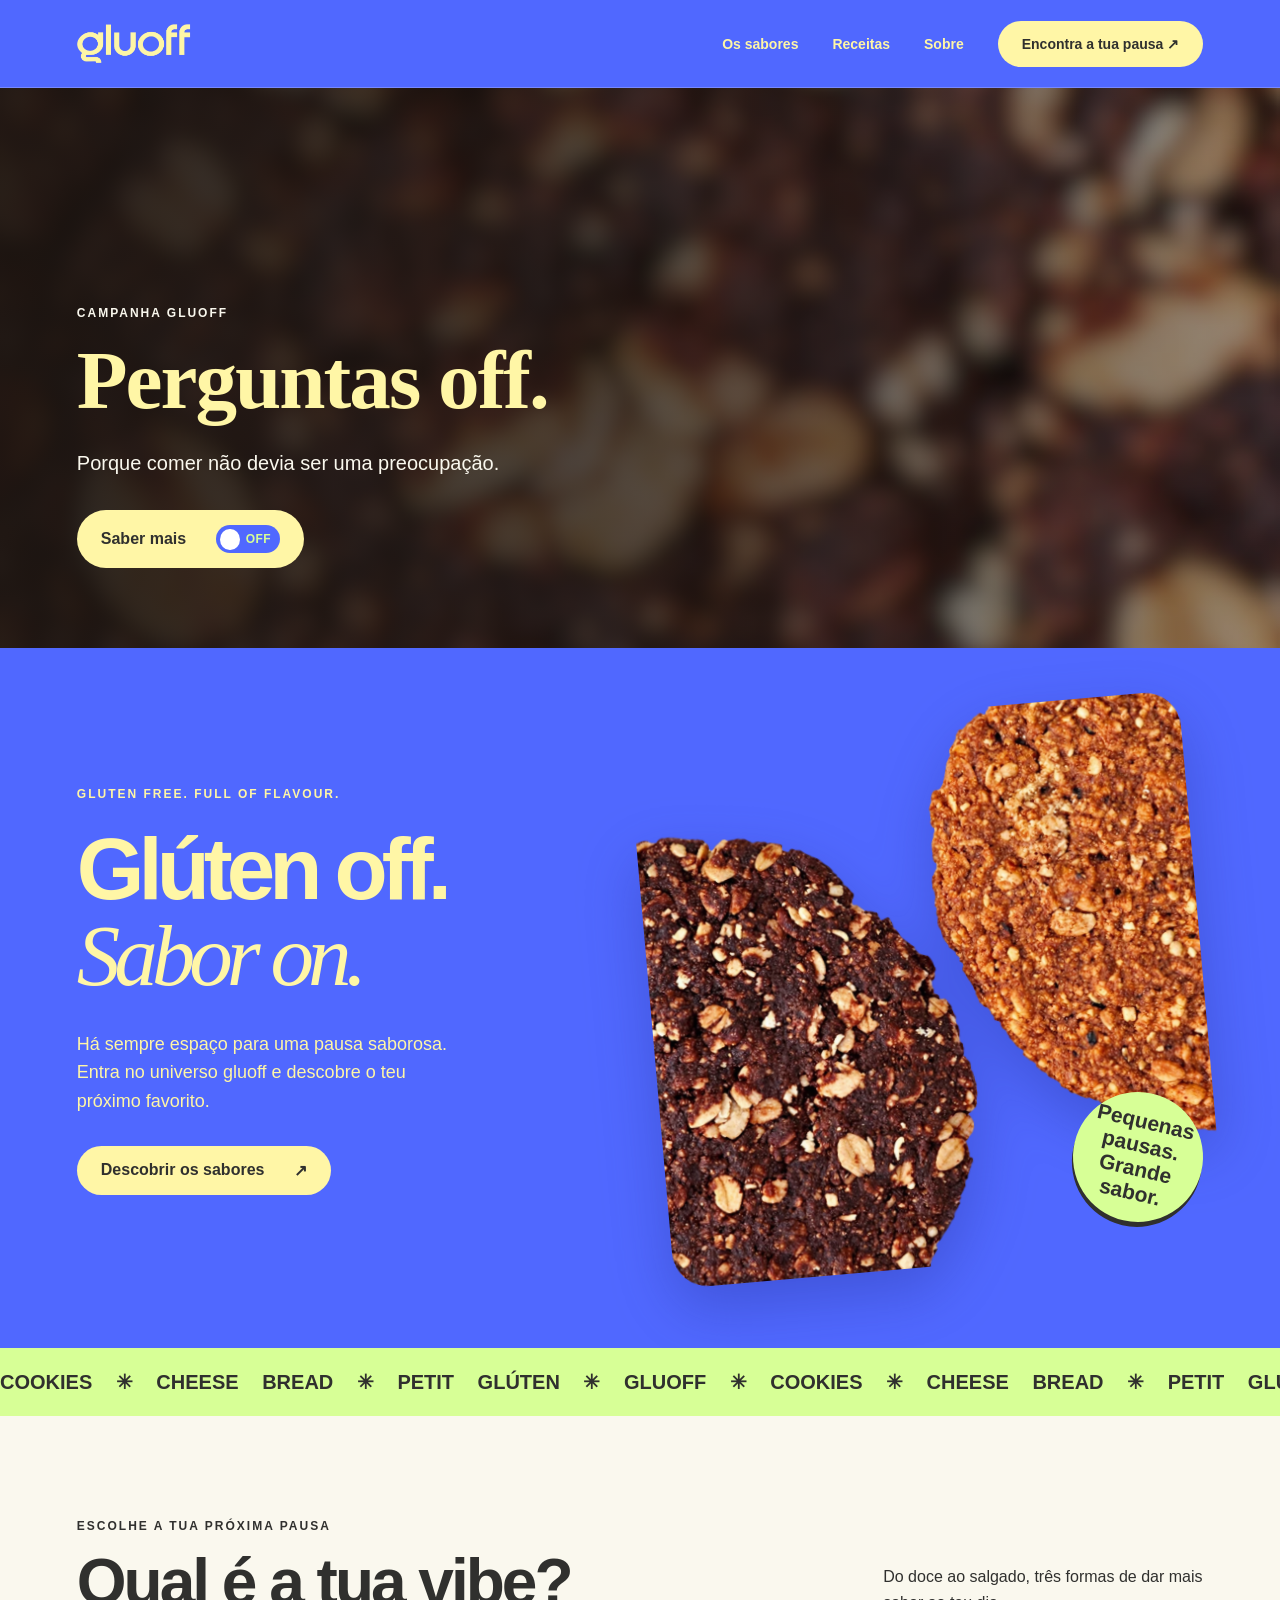
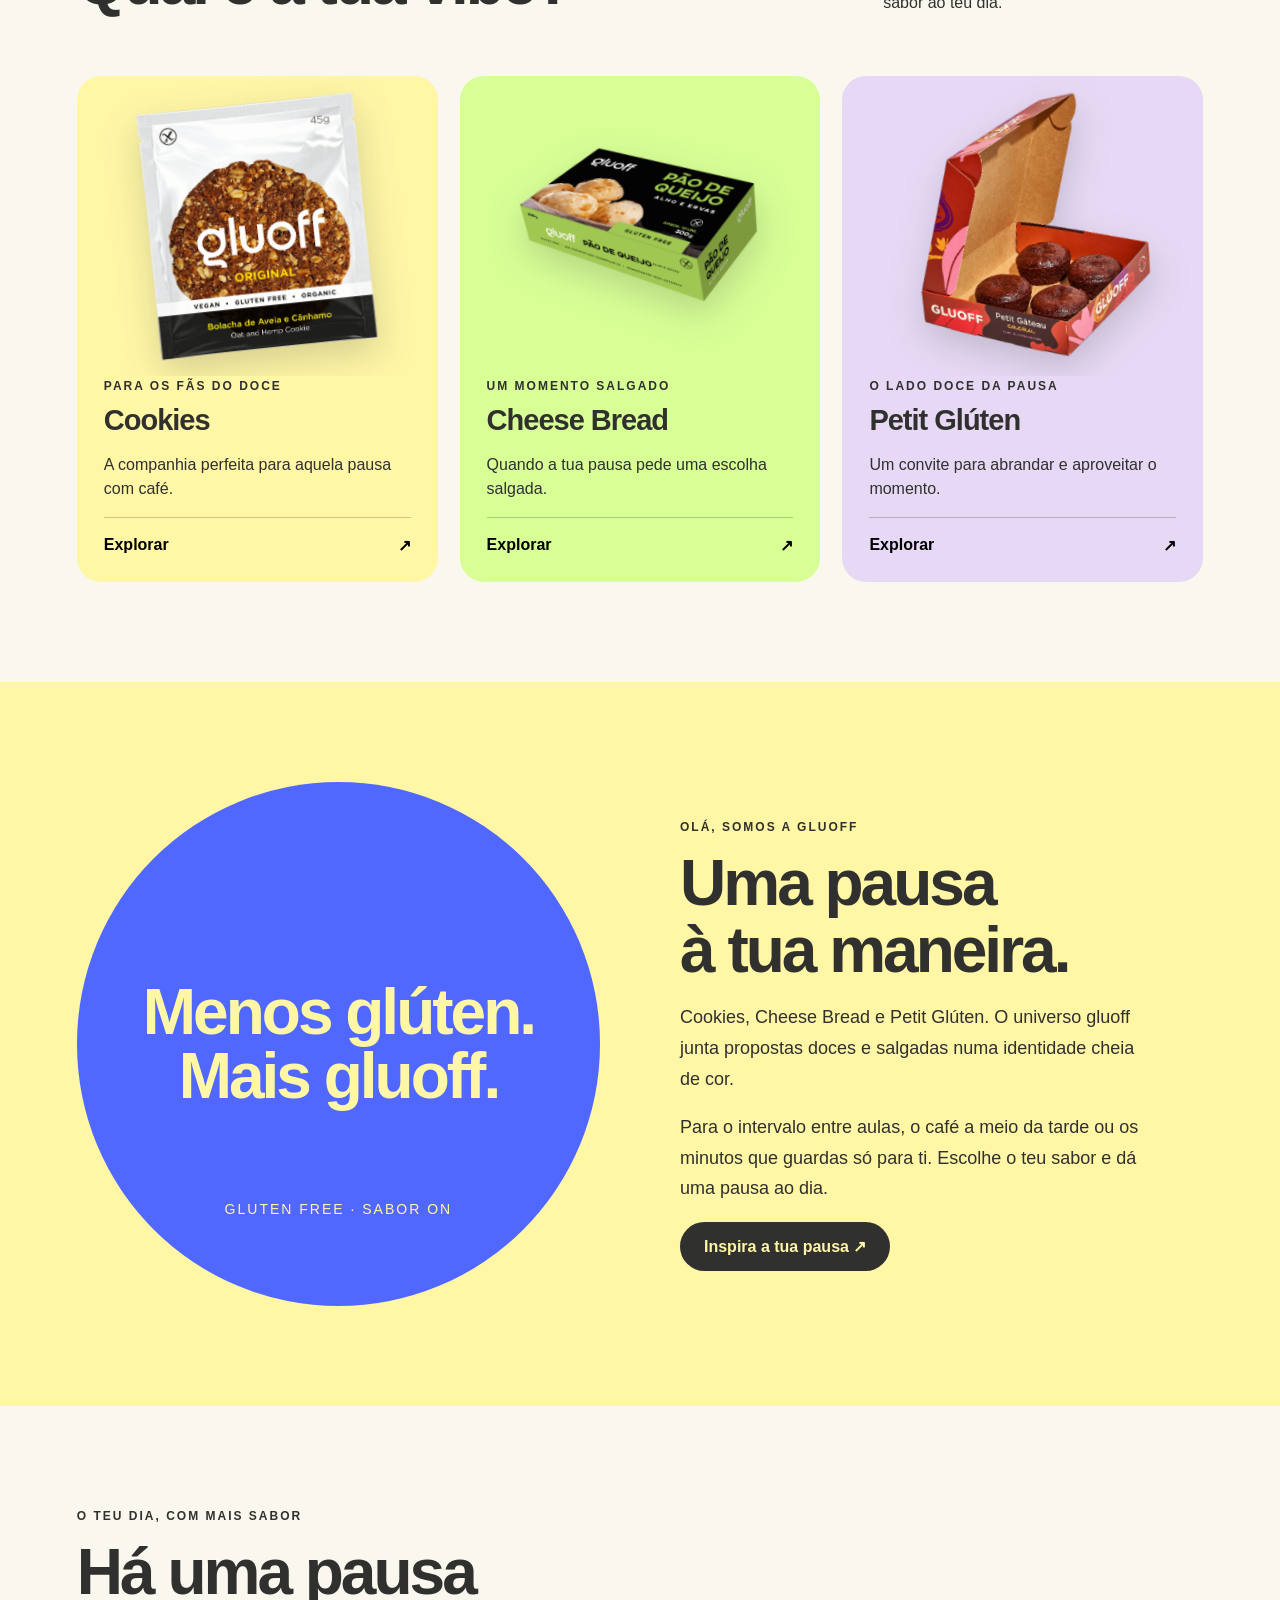
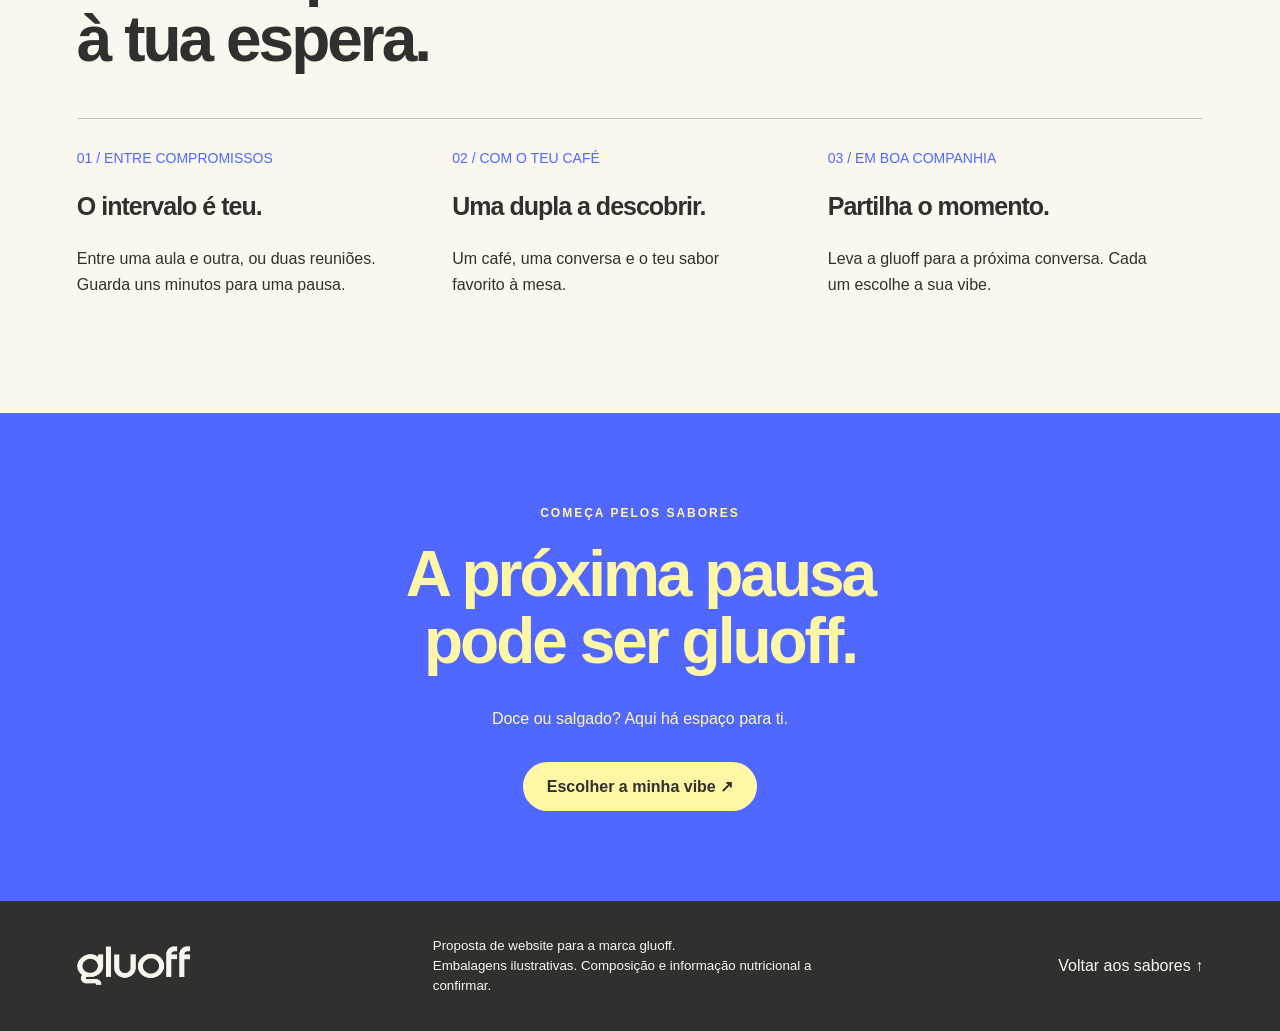
<file: index.html>
<!doctype html>
<html lang="pt-PT">
<head>
  <meta charset="utf-8">
  <meta name="viewport" content="width=device-width,initial-scale=1">
  <meta name="theme-color" content="#5068ff">
  <title>gluoff — Pequenas pausas, grande sabor</title>
  <meta name="description" content="Conhece o universo gluoff: Cookies, Cheese Bread e Petit Glúten.">
  <link rel="stylesheet" href="styles.css">
</head>
<body>
  <header>
    <a class="logo" href="#" aria-label="gluoff início">gluoff</a>
    <nav aria-label="Navegação principal">
      <a href="#sabores">Os sabores</a>
      <a href="receitas.html">Receitas</a>
      <a href="sobre.html">Sobre</a>
      <a class="pill" href="#pausa">Encontra a tua pausa ↗</a>
    </nav>
  </header>

  <main>
    <!-- Campanha: imagem em styles.css (.campaign); trocar o texto exemplo -->
    <section class="campaign" aria-labelledby="campaign-title">
      <div class="campaign-copy">
        <span class="eyebrow">Campanha gluoff</span>
        <h2 id="campaign-title"><span>Perguntas off.</span></h2>
        <p>Porque comer não devia ser uma preocupação.</p>
        <a class="pill" href="perguntas-off.html">Saber mais <span class="toggle-off" aria-hidden="true">OFF</span></a>
      </div>
    </section>

    <section class="hero">
      <div>
        <span class="eyebrow">Gluten free. Full of flavour.</span>
        <h1>Glúten off.<br><em>Sabor on.</em></h1>
        <p>Há sempre espaço para uma pausa saborosa. Entra no universo gluoff e descobre o teu próximo favorito.</p>
        <a class="pill" href="#sabores">Descobrir os sabores <span>↗</span></a>
      </div>
      <div class="visual">
        <img src="assets/cookies-hero.webp" alt="Dois cookies gluoff de aveia, um de cacau e um original">
        <div class="sticker">Pequenas<br>pausas.<br>Grande sabor.</div>
      </div>
    </section>

    <div class="ticker" aria-hidden="true">
      <span>COOKIES ✳ CHEESE BREAD ✳ PETIT GLÚTEN ✳ GLUOFF ✳ COOKIES ✳ CHEESE BREAD ✳ PETIT GLÚTEN ✳ GLUOFF ✳</span>
    </div>

    <section class="section" id="sabores">
      <div class="section-head">
        <div>
          <span class="eyebrow">Escolhe a tua próxima pausa</span>
          <h2>Qual é a tua vibe?</h2>
        </div>
        <p>Do doce ao salgado, três formas de dar mais sabor ao teu dia.</p>
      </div>
      <div class="products">
        <article class="product">
          <div class="product-art">
            <img src="assets/cookie-original.webp" alt="Embalagem gluoff Original, bolacha de aveia e cânhamo">
          </div>
          <div class="product-copy">
            <span class="eyebrow">Para os fãs do doce</span>
            <h3>Cookies</h3>
            <p>A companhia perfeita para aquela pausa com café.</p>
            <button data-product="Cookies">Explorar <span>↗</span></button>
          </div>
        </article>
        <article class="product">
          <div class="product-art">
            <img src="assets/pao-de-queijo.png" alt="Embalagem gluoff Pão de Queijo, alho e ervas">
          </div>
          <div class="product-copy">
            <span class="eyebrow">Um momento salgado</span>
            <h3>Cheese Bread</h3>
            <p>Quando a tua pausa pede uma escolha salgada.</p>
            <button data-product="Cheese Bread">Explorar <span>↗</span></button>
          </div>
        </article>
        <article class="product">
          <div class="product-art">
            <img src="assets/petit-gateau.webp" alt="Caixa gluoff Petit Gâteau de cacau com quatro bolinhos">
          </div>
          <div class="product-copy">
            <span class="eyebrow">O lado doce da pausa</span>
            <h3>Petit Glúten</h3>
            <p>Um convite para abrandar e aproveitar o momento.</p>
            <button data-product="Petit Glúten">Explorar <span>↗</span></button>
          </div>
        </article>
      </div>
    </section>

    <section class="section story" id="marca">
      <div class="round">
        <strong>Menos glúten.<br>Mais gluoff.</strong>
        <small>GLUTEN FREE · SABOR ON</small>
      </div>
      <div>
        <span class="eyebrow">Olá, somos a gluoff</span>
        <h2>Uma pausa<br>à tua maneira.</h2>
        <p>Cookies, Cheese Bread e Petit Glúten. O universo gluoff junta propostas doces e salgadas numa identidade cheia de cor.</p>
        <p>Para o intervalo entre aulas, o café a meio da tarde ou os minutos que guardas só para ti. Escolhe o teu sabor e dá uma pausa ao dia.</p>
        <a href="#pausa" class="pill pill-dark">Inspira a tua pausa ↗</a>
      </div>
    </section>

    <section class="section" id="pausa">
      <span class="eyebrow">O teu dia, com mais sabor</span>
      <h2>Há uma pausa<br>à tua espera.</h2>
      <div class="moments">
        <article class="moment">
          <span>01 / ENTRE COMPROMISSOS</span>
          <h3>O intervalo é teu.</h3>
          <p>Entre uma aula e outra, ou duas reuniões. Guarda uns minutos para uma pausa.</p>
        </article>
        <article class="moment">
          <span>02 / COM O TEU CAFÉ</span>
          <h3>Uma dupla a descobrir.</h3>
          <p>Um café, uma conversa e o teu sabor favorito à mesa.</p>
        </article>
        <article class="moment">
          <span>03 / EM BOA COMPANHIA</span>
          <h3>Partilha o momento.</h3>
          <p>Leva a gluoff para a próxima conversa. Cada um escolhe a sua vibe.</p>
        </article>
      </div>
    </section>

    <section class="end">
      <span class="eyebrow">Começa pelos sabores</span>
      <h2>A próxima pausa<br>pode ser gluoff.</h2>
      <p>Doce ou salgado? Aqui há espaço para ti.</p>
      <a class="pill" href="#sabores">Escolher a minha vibe ↗</a>
    </section>
  </main>

  <footer>
    <a class="logo" href="#" aria-label="gluoff início">gluoff</a>
    <small>Proposta de website para a marca gluoff.<br>Embalagens ilustrativas. Composição e informação nutricional a confirmar.</small>
    <a href="#sabores">Voltar aos sabores ↑</a>
  </footer>

  <dialog id="details">
    <button class="close" aria-label="Fechar">×</button>
    <span class="eyebrow">O universo gluoff</span>
    <h2 id="detailTitle"></h2>
    <p id="detailCopy"></p>
    <p>Ingredientes, alergénios, formatos e informação nutricional serão apresentados quando disponibilizados pela marca.</p>
    <button class="pill" id="done">Continuar a explorar ↗</button>
  </dialog>

  <script src="script.js"></script>
</body>
</html>
</file>
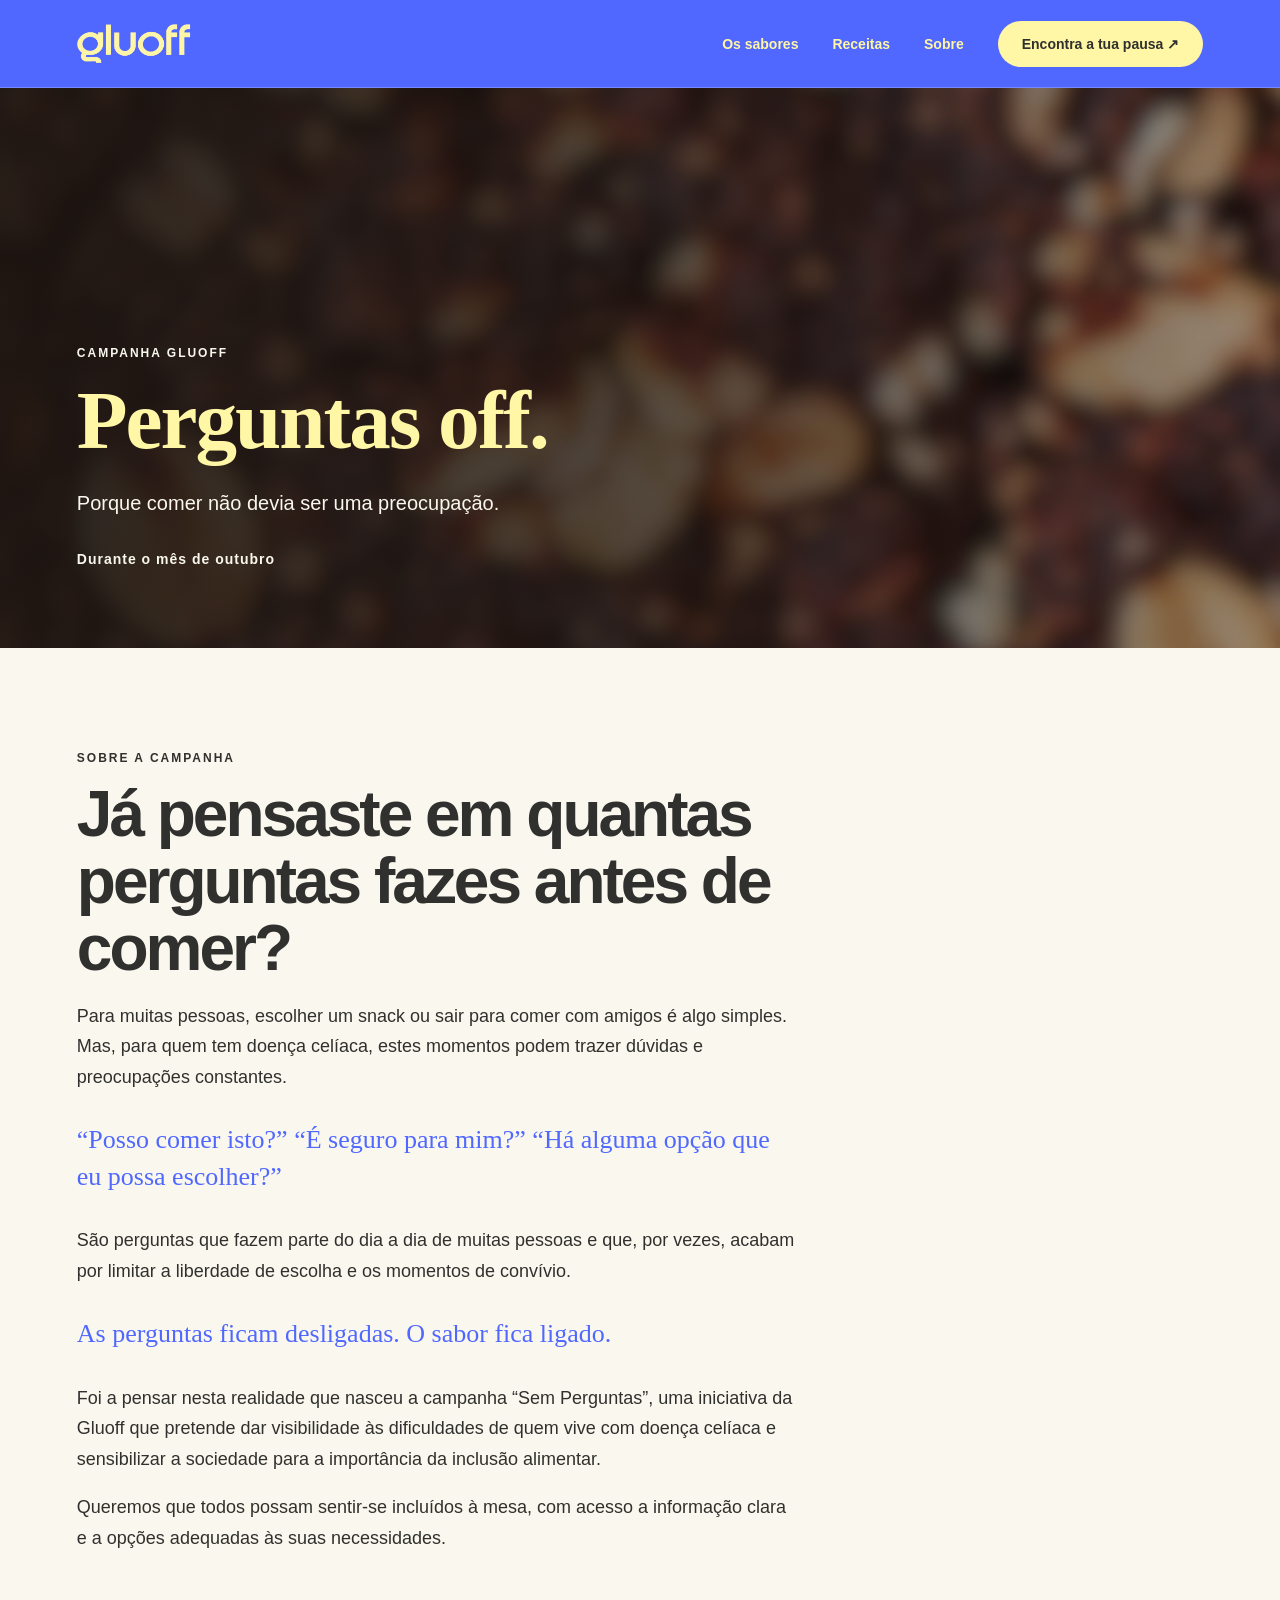
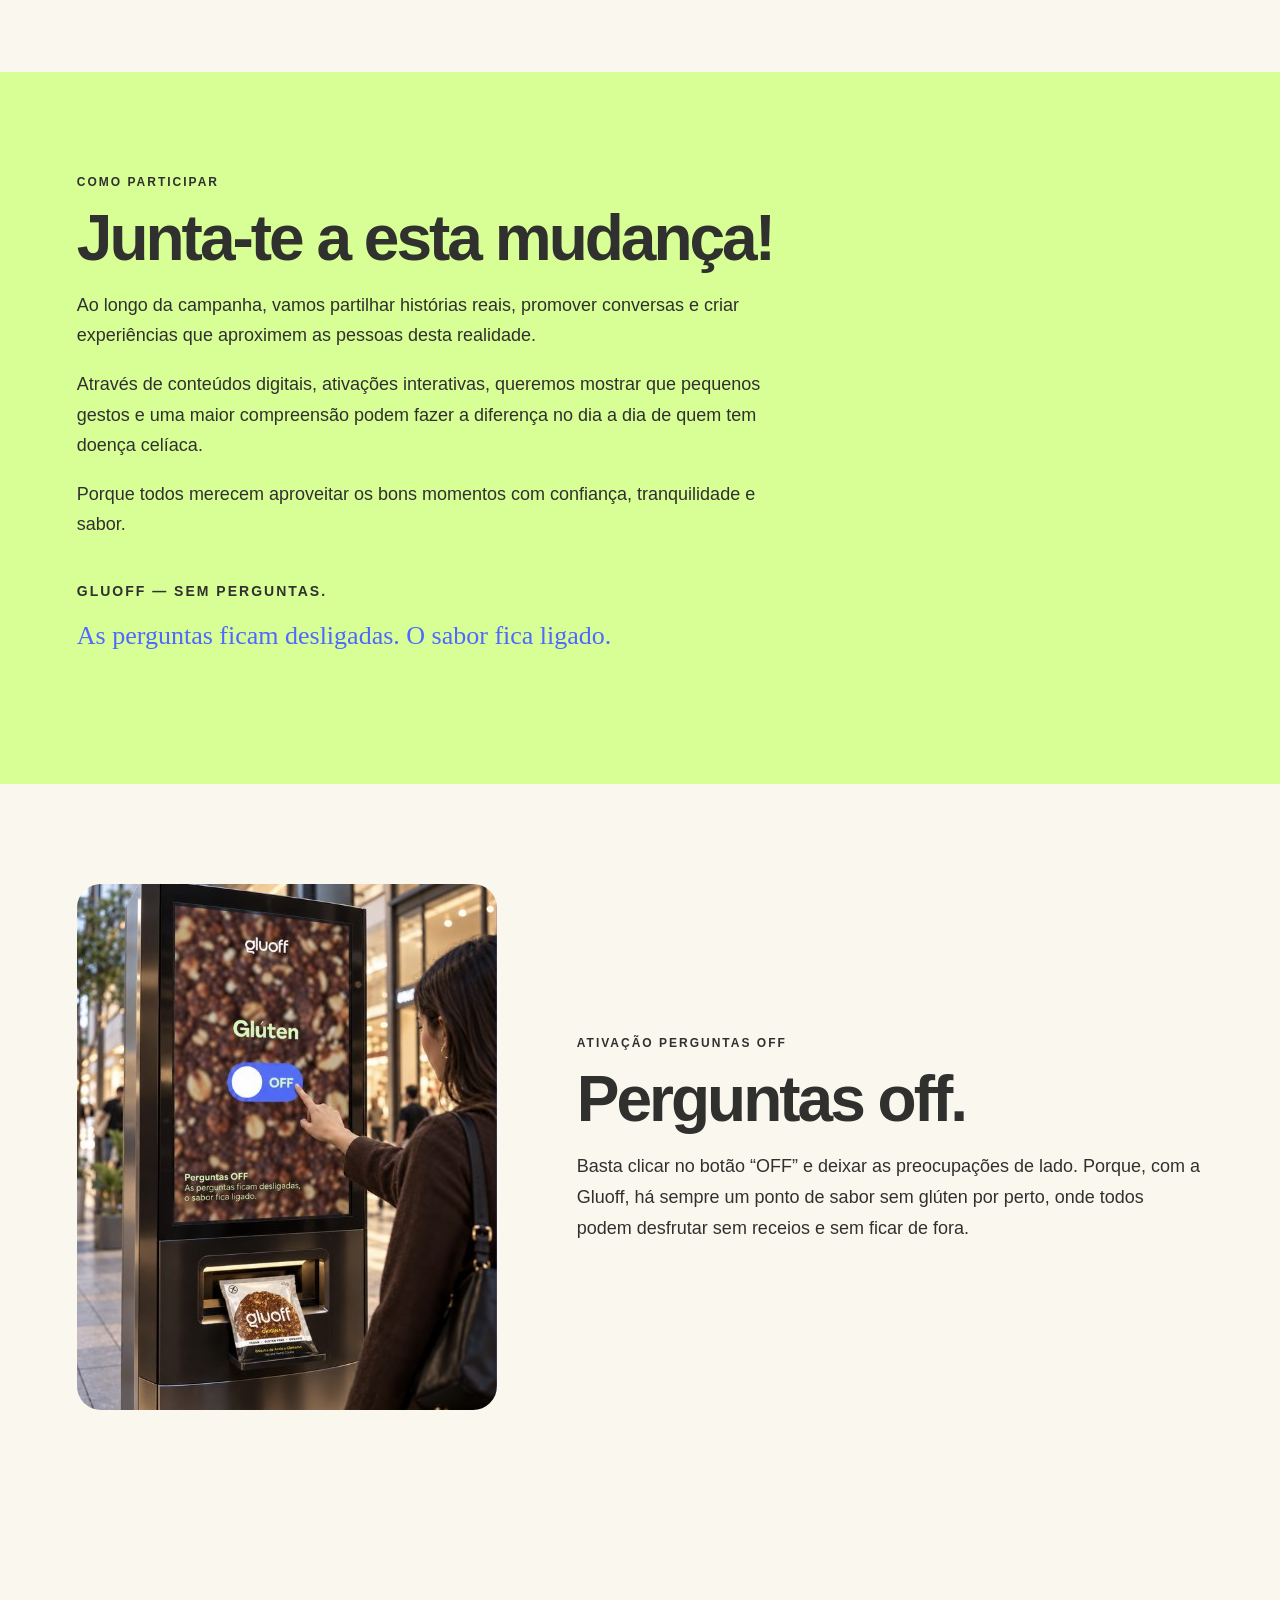
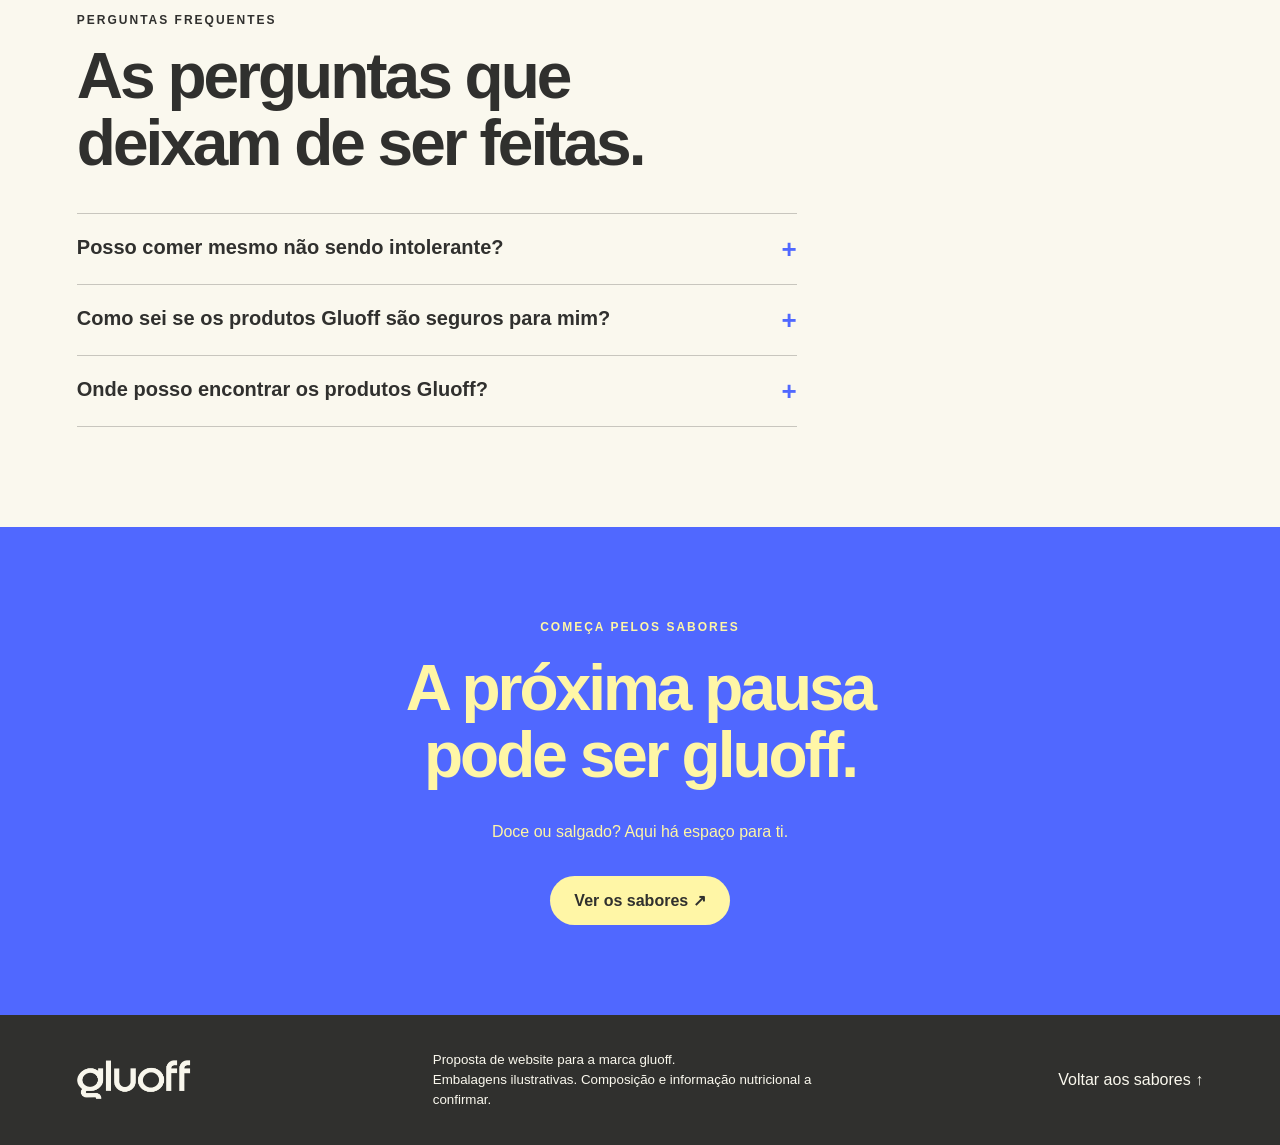
<file: perguntas-off.html>
<!doctype html>
<html lang="pt-PT">
<head>
  <meta charset="utf-8">
  <meta name="viewport" content="width=device-width,initial-scale=1">
  <meta name="theme-color" content="#5068ff">
  <title>Perguntas off — gluoff</title>
  <meta name="description" content="Perguntas off: a campanha da gluoff. Porque comer não devia ser uma preocupação.">
  <link rel="stylesheet" href="styles.css">
</head>
<body>
  <header>
    <a class="logo" href="index.html" aria-label="gluoff início">gluoff</a>
    <nav aria-label="Navegação principal">
      <a href="index.html#sabores">Os sabores</a>
      <a href="receitas.html">Receitas</a>
      <a href="sobre.html">Sobre</a>
      <a class="pill" href="index.html#pausa">Encontra a tua pausa ↗</a>
    </nav>
  </header>

  <main>
    <!-- Texto exemplo: substituir pelo conteúdo final -->
    <section class="campaign">
      <div class="campaign-copy">
        <span class="eyebrow">Campanha gluoff</span>
        <h1><span>Perguntas off.</span></h1>
        <p>Porque comer não devia ser uma preocupação.</p>
        <span class="campaign-dates">Durante o mês de outubro</span>
      </div>
    </section>

    <section class="section">
      <div class="prose">
        <span class="eyebrow">Sobre a campanha</span>
        <h2>Já pensaste em quantas perguntas fazes antes de comer?</h2>
        <p>Para muitas pessoas, escolher um snack ou sair para comer com amigos é algo simples. Mas, para quem tem doença celíaca, estes momentos podem trazer dúvidas e preocupações constantes.</p>
        <p class="questions">“Posso comer isto?” “É seguro para mim?” “Há alguma opção que eu possa escolher?”</p>
        <p>São perguntas que fazem parte do dia a dia de muitas pessoas e que, por vezes, acabam por limitar a liberdade de escolha e os momentos de convívio.</p>
        <p class="questions">As perguntas ficam desligadas. O sabor fica ligado.</p>
        <p>Foi a pensar nesta realidade que nasceu a campanha “Sem Perguntas”, uma iniciativa da Gluoff que pretende dar visibilidade às dificuldades de quem vive com doença celíaca e sensibilizar a sociedade para a importância da inclusão alimentar.</p>
        <p>Queremos que todos possam sentir-se incluídos à mesa, com acesso a informação clara e a opções adequadas às suas necessidades.</p>
      </div>
    </section>

    <section class="section vision">
      <div class="prose">
        <span class="eyebrow">Como participar</span>
        <h2>Junta-te a esta mudança!</h2>
        <p>Ao longo da campanha, vamos partilhar histórias reais, promover conversas e criar experiências que aproximem as pessoas desta realidade.</p>
        <p>Através de conteúdos digitais, ativações interativas, queremos mostrar que pequenos gestos e uma maior compreensão podem fazer a diferença no dia a dia de quem tem doença celíaca.</p>
        <p>Porque todos merecem aproveitar os bons momentos com confiança, tranquilidade e sabor.</p>
        <p class="signature">Gluoff — Sem Perguntas.</p>
        <p class="questions">As perguntas ficam desligadas. O sabor fica ligado.</p>
      </div>
    </section>

    <section class="section activation">
      <img src="assets/perguntas-off-maquina.jpg" alt="Mulher carrega no interruptor OFF de uma máquina gluoff com a mensagem Perguntas off, que entrega um pacote de bolachas">
      <div class="prose">
        <span class="eyebrow">Ativação Perguntas off</span>
        <h2>Perguntas off.</h2>
        <p>Basta clicar no botão “OFF” e deixar as preocupações de lado. Porque, com a Gluoff, há sempre um ponto de sabor sem glúten por perto, onde todos podem desfrutar sem receios e sem ficar de fora.</p>
      </div>
    </section>

    <section class="section">
      <div class="prose">
        <span class="eyebrow">Perguntas frequentes</span>
        <h2>As perguntas que<br>deixam de ser feitas.</h2>
        <div class="faq">
          <details>
            <summary>Posso comer mesmo não sendo intolerante?</summary>
            <p>Texto exemplo. A resposta a esta pergunta.</p>
          </details>
          <details>
            <summary>Como sei se os produtos Gluoff são seguros para mim?</summary>
            <p>Texto exemplo. A resposta a esta pergunta.</p>
          </details>
          <details>
            <summary>Onde posso encontrar os produtos Gluoff?</summary>
            <p>Podes encontrar produtos Gluoff em lojas especializadas, como o Celeiro e a Maria Granel, em pontos de venda parceiros e em algumas máquinas de venda automática.</p>
          </details>
        </div>
      </div>
    </section>

    <section class="end">
      <span class="eyebrow">Começa pelos sabores</span>
      <h2>A próxima pausa<br>pode ser gluoff.</h2>
      <p>Doce ou salgado? Aqui há espaço para ti.</p>
      <a class="pill" href="index.html#sabores">Ver os sabores ↗</a>
    </section>
  </main>

  <footer>
    <a class="logo" href="index.html" aria-label="gluoff início">gluoff</a>
    <small>Proposta de website para a marca gluoff.<br>Embalagens ilustrativas. Composição e informação nutricional a confirmar.</small>
    <a href="index.html#sabores">Voltar aos sabores ↑</a>
  </footer>
</body>
</html>
</file>
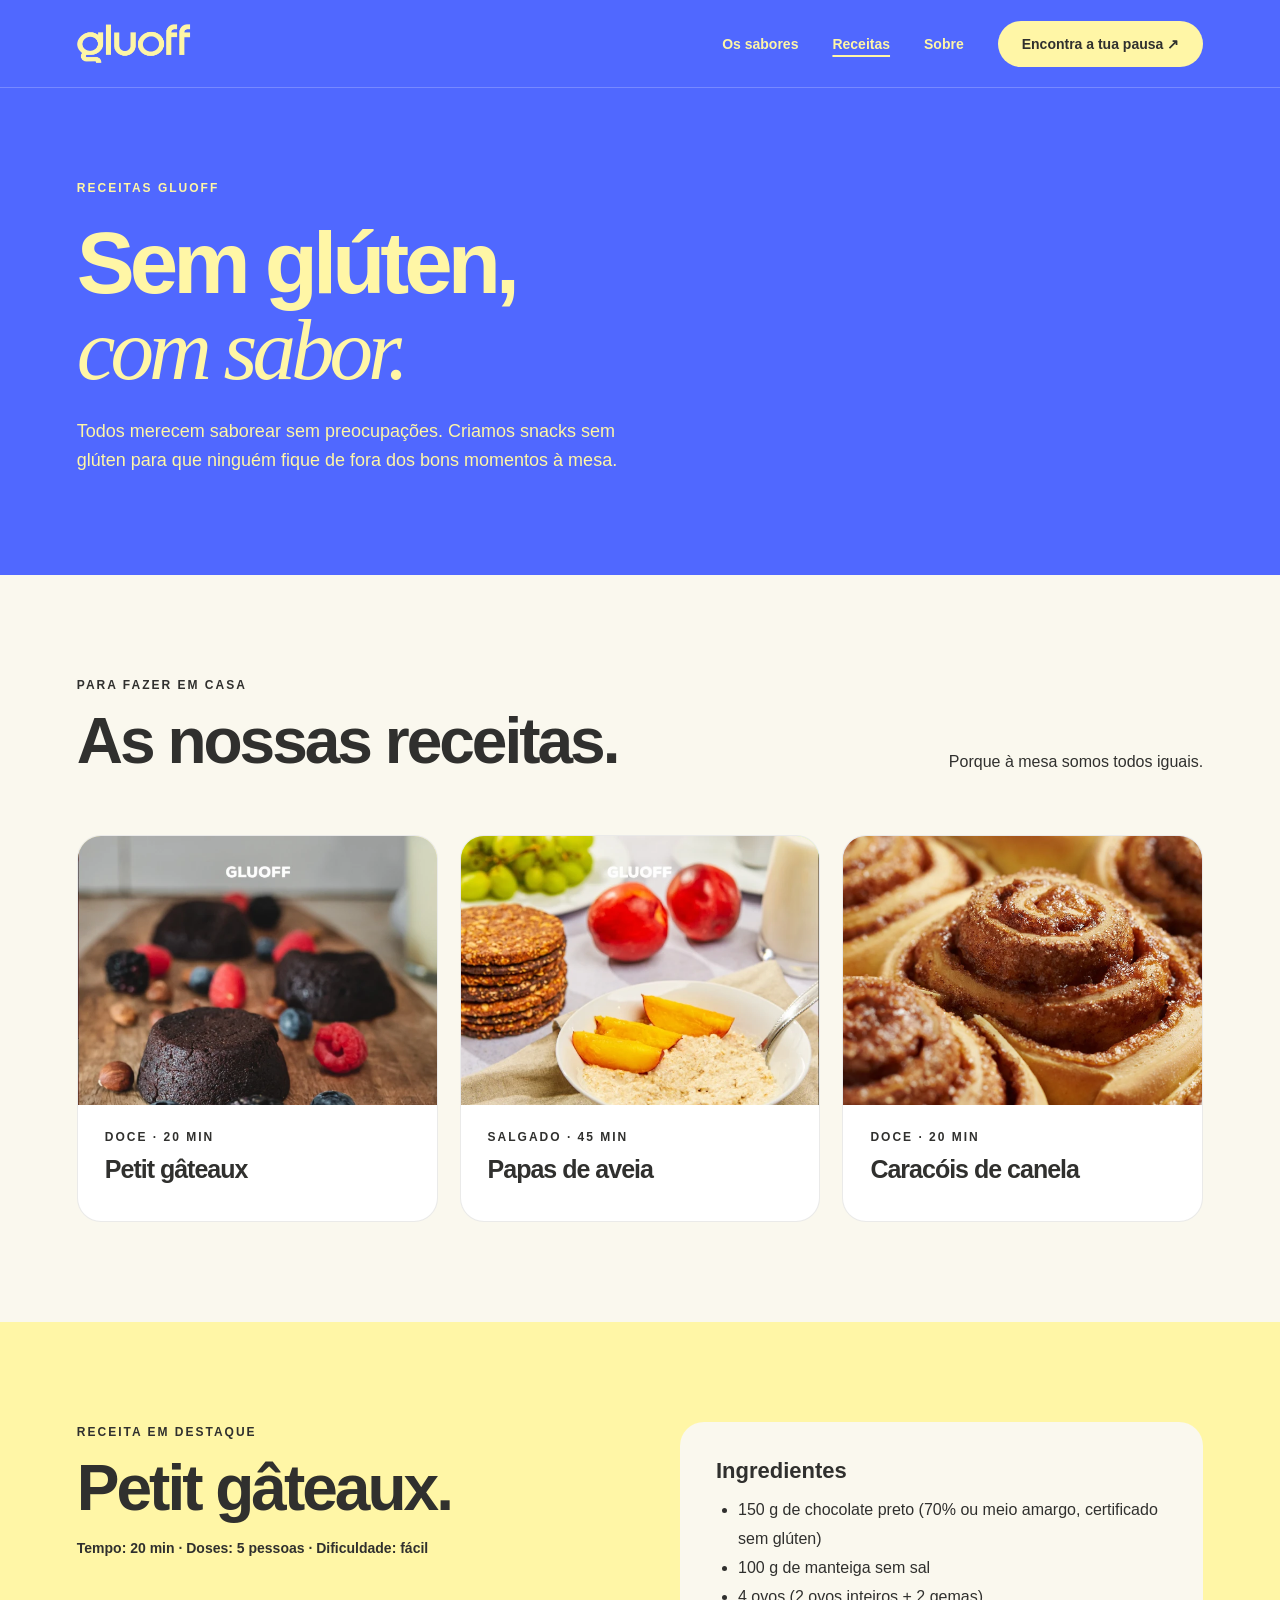
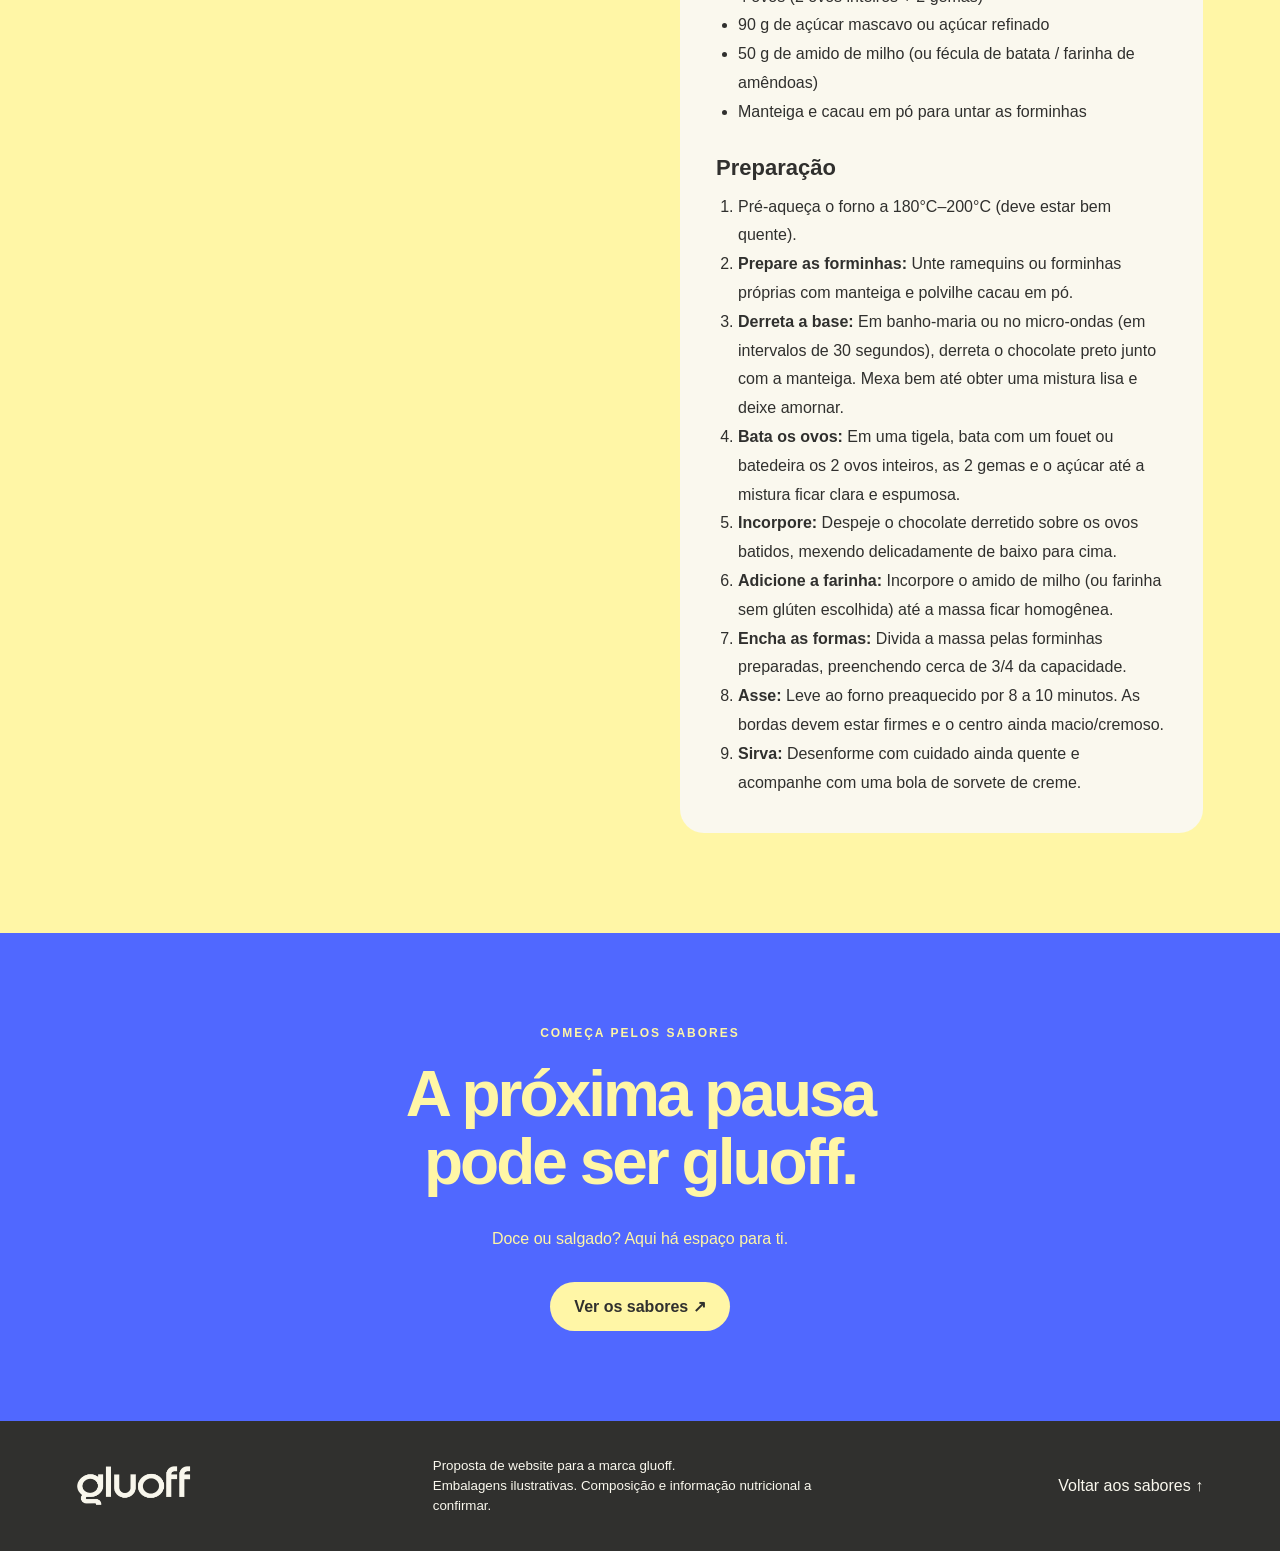
<file: receitas.html>
<!doctype html>
<html lang="pt-PT">
<head>
  <meta charset="utf-8">
  <meta name="viewport" content="width=device-width,initial-scale=1">
  <meta name="theme-color" content="#5068ff">
  <title>Receitas — gluoff</title>
  <meta name="description" content="Receitas sem glúten da gluoff para fazer em casa.">
  <link rel="stylesheet" href="styles.css">
</head>
<body>
  <header>
    <a class="logo" href="index.html" aria-label="gluoff início">gluoff</a>
    <nav aria-label="Navegação principal">
      <a href="index.html#sabores">Os sabores</a>
      <a href="receitas.html" aria-current="page">Receitas</a>
      <a href="sobre.html">Sobre</a>
      <a class="pill" href="index.html#pausa">Encontra a tua pausa ↗</a>
    </nav>
  </header>

  <main>
    <section class="page-hero">
      <span class="eyebrow">Receitas gluoff</span>
      <h1>Sem glúten,<br><em>com sabor.</em></h1>
      <p>Todos merecem saborear sem preocupações. Criamos snacks sem glúten para que ninguém fique de fora dos bons momentos à mesa.</p>
    </section>

    <section class="section">
      <div class="section-head">
        <div>
          <span class="eyebrow">Para fazer em casa</span>
          <h2>As nossas receitas.</h2>
        </div>
        <p>Porque à mesa somos todos iguais.</p>
      </div>
      <div class="recipes">
        <article class="recipe">
          <div class="recipe-art"><img src="assets/receita-petit-gateau.webp" alt="Petit gâteaux de cacau gluoff com frutos vermelhos e avelãs numa tábua de madeira"></div>
          <div class="recipe-copy">
            <span class="eyebrow">Doce · 20 min</span>
            <h3>Petit gâteaux</h3>
          </div>
        </article>
        <article class="recipe">
          <div class="recipe-art"><img src="assets/receita-papas-aveia.webp" alt="Taça de papas de aveia com fatias de pêssego, ao lado de uma pilha de bolachas gluoff"></div>
          <div class="recipe-copy">
            <span class="eyebrow">Salgado · 45 min</span>
            <h3>Papas de aveia</h3>
          </div>
        </article>
        <article class="recipe">
          <div class="recipe-art"><img src="assets/receita-rolos-canela.webp" alt="Caracóis de canela acabados de sair do forno, com açúcar e canela por cima"></div>
          <div class="recipe-copy">
            <span class="eyebrow">Doce · 20 min</span>
            <h3>Caracóis de canela</h3>
          </div>
        </article>
      </div>
    </section>

    <section class="section featured-recipe">
      <div>
        <span class="eyebrow">Receita em destaque</span>
        <h2>Petit gâteaux.</h2>
        <p class="recipe-meta">Tempo: 20 min · Doses: 5 pessoas · Dificuldade: fácil</p>
      </div>
      <div class="recipe-steps">
        <h3>Ingredientes</h3>
        <ul>
          <li>150 g de chocolate preto (70% ou meio amargo, certificado sem glúten)</li>
          <li>100 g de manteiga sem sal</li>
          <li>4 ovos (2 ovos inteiros + 2 gemas)</li>
          <li>90 g de açúcar mascavo ou açúcar refinado</li>
          <li>50 g de amido de milho (ou fécula de batata / farinha de amêndoas)</li>
          <li>Manteiga e cacau em pó para untar as forminhas</li>
        </ul>
        <h3>Preparação</h3>
        <ol>
          <li>Pré-aqueça o forno a 180°C–200°C (deve estar bem quente).</li>
          <li><strong>Prepare as forminhas:</strong> Unte ramequins ou forminhas próprias com manteiga e polvilhe cacau em pó.</li>
          <li><strong>Derreta a base:</strong> Em banho-maria ou no micro-ondas (em intervalos de 30 segundos), derreta o chocolate preto junto com a manteiga. Mexa bem até obter uma mistura lisa e deixe amornar.</li>
          <li><strong>Bata os ovos:</strong> Em uma tigela, bata com um fouet ou batedeira os 2 ovos inteiros, as 2 gemas e o açúcar até a mistura ficar clara e espumosa.</li>
          <li><strong>Incorpore:</strong> Despeje o chocolate derretido sobre os ovos batidos, mexendo delicadamente de baixo para cima.</li>
          <li><strong>Adicione a farinha:</strong> Incorpore o amido de milho (ou farinha sem glúten escolhida) até a massa ficar homogênea.</li>
          <li><strong>Encha as formas:</strong> Divida a massa pelas forminhas preparadas, preenchendo cerca de 3/4 da capacidade.</li>
          <li><strong>Asse:</strong> Leve ao forno preaquecido por 8 a 10 minutos. As bordas devem estar firmes e o centro ainda macio/cremoso.</li>
          <li><strong>Sirva:</strong> Desenforme com cuidado ainda quente e acompanhe com uma bola de sorvete de creme.</li>
        </ol>
      </div>
    </section>

    <section class="end">
      <span class="eyebrow">Começa pelos sabores</span>
      <h2>A próxima pausa<br>pode ser gluoff.</h2>
      <p>Doce ou salgado? Aqui há espaço para ti.</p>
      <a class="pill" href="index.html#sabores">Ver os sabores ↗</a>
    </section>
  </main>

  <footer>
    <a class="logo" href="index.html" aria-label="gluoff início">gluoff</a>
    <small>Proposta de website para a marca gluoff.<br>Embalagens ilustrativas. Composição e informação nutricional a confirmar.</small>
    <a href="index.html#sabores">Voltar aos sabores ↑</a>
  </footer>
</body>
</html>
</file>
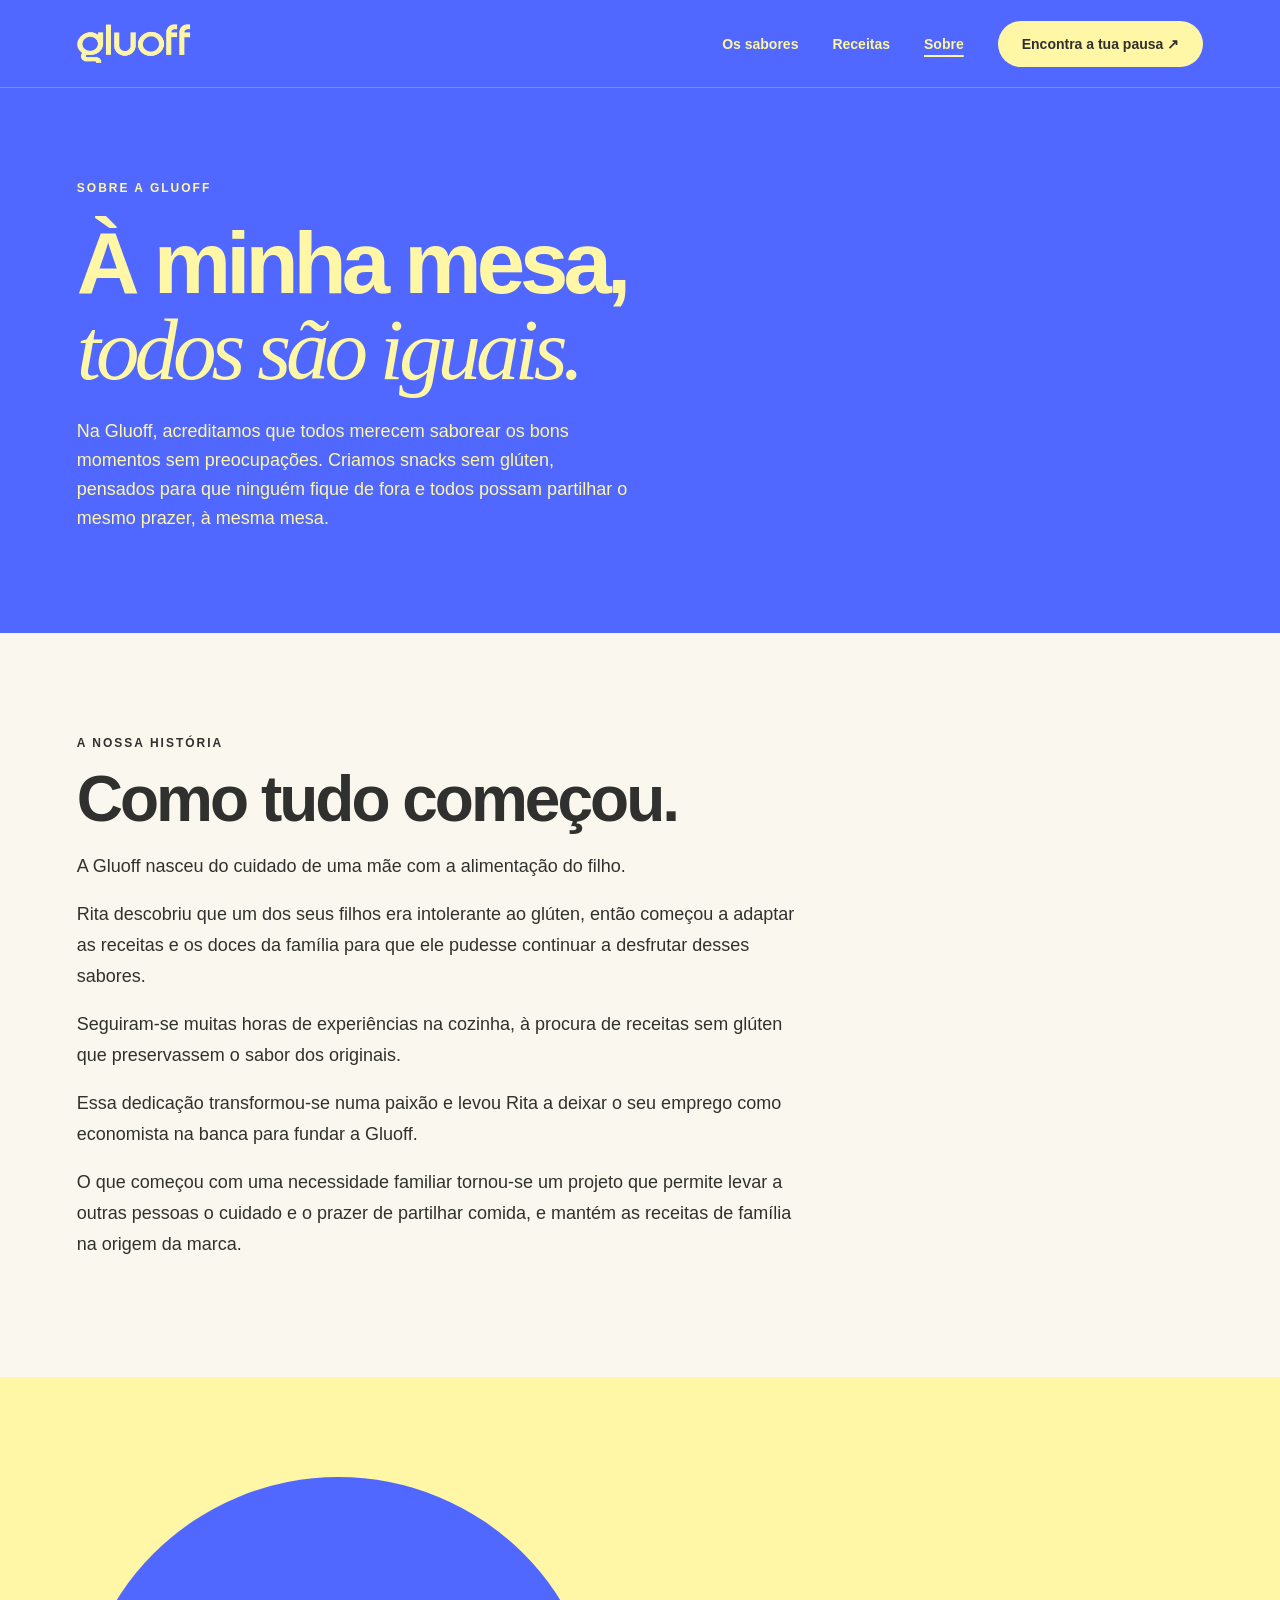
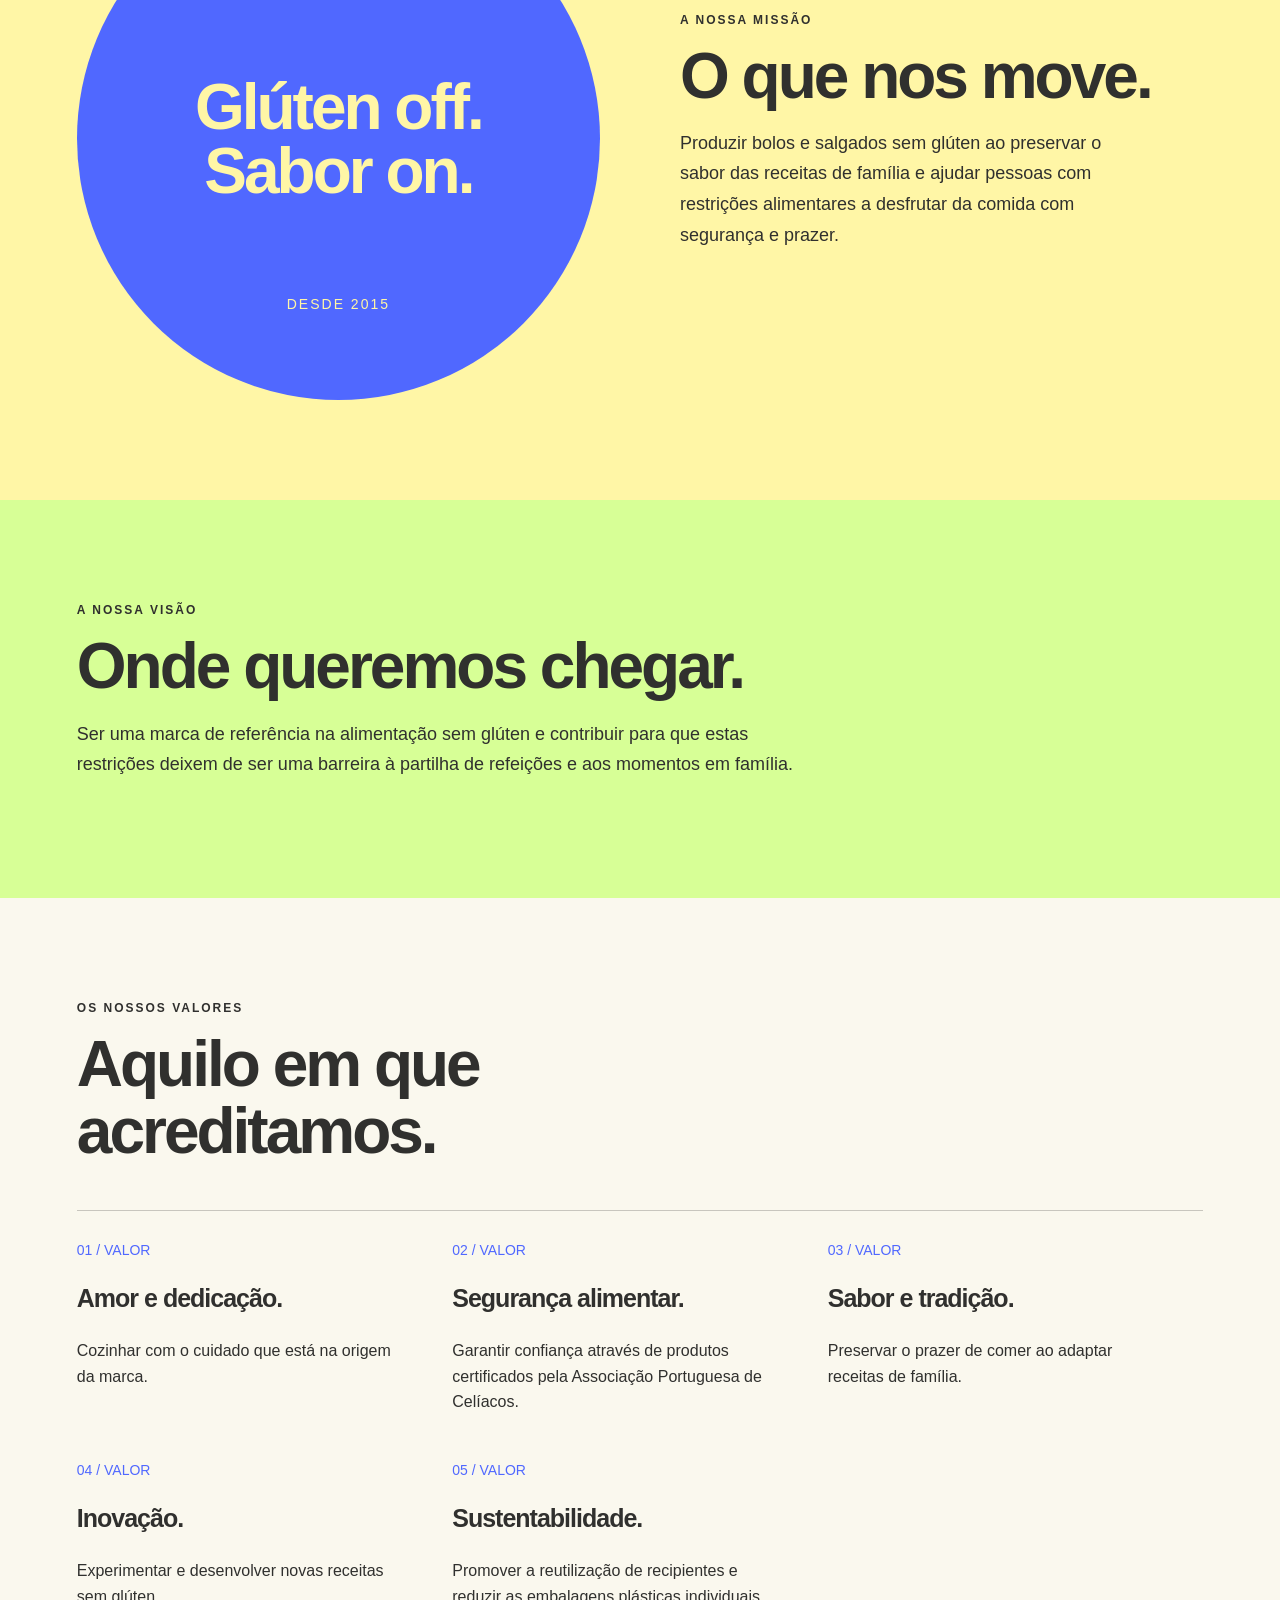
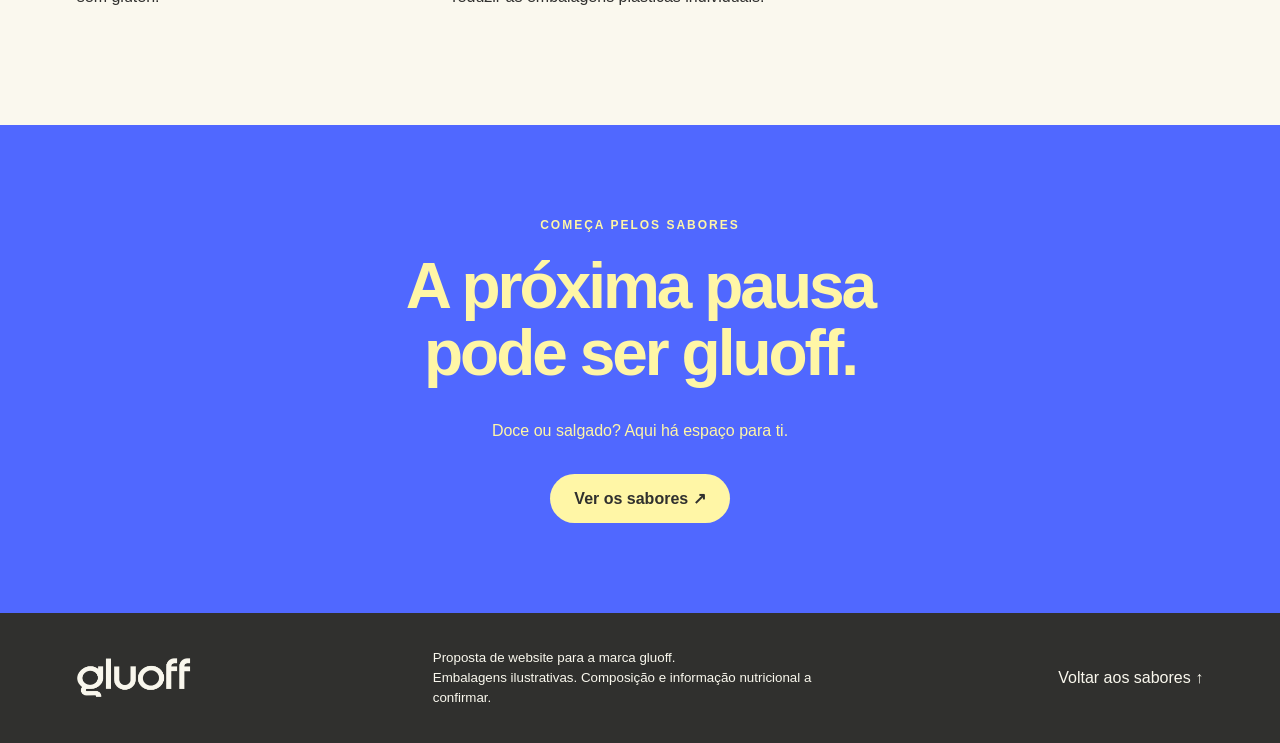
<file: sobre.html>
<!doctype html>
<html lang="pt-PT">
<head>
  <meta charset="utf-8">
  <meta name="viewport" content="width=device-width,initial-scale=1">
  <meta name="theme-color" content="#5068ff">
  <title>Sobre — gluoff</title>
  <meta name="description" content="Conhece a história e os valores da gluoff.">
  <link rel="stylesheet" href="styles.css">
</head>
<body>
  <header>
    <a class="logo" href="index.html" aria-label="gluoff início">gluoff</a>
    <nav aria-label="Navegação principal">
      <a href="index.html#sabores">Os sabores</a>
      <a href="receitas.html">Receitas</a>
      <a href="sobre.html" aria-current="page">Sobre</a>
      <a class="pill" href="index.html#pausa">Encontra a tua pausa ↗</a>
    </nav>
  </header>

  <main>
    <section class="page-hero">
      <span class="eyebrow">Sobre a gluoff</span>
      <h1>À minha mesa,<br><em>todos são iguais.</em></h1>
      <p>Na Gluoff, acreditamos que todos merecem saborear os bons momentos sem preocupações. Criamos snacks sem glúten, pensados para que ninguém fique de fora e todos possam partilhar o mesmo prazer, à mesma mesa.</p>
    </section>

    <section class="section">
      <div class="prose">
        <span class="eyebrow">A nossa história</span>
        <h2>Como tudo começou.</h2>
        <p>A Gluoff nasceu do cuidado de uma mãe com a alimentação do filho.</p>
        <p>Rita descobriu que um dos seus filhos era intolerante ao glúten, então começou a adaptar as receitas e os doces da família para que ele pudesse continuar a desfrutar desses sabores.</p>
        <p>Seguiram-se muitas horas de experiências na cozinha, à procura de receitas sem glúten que preservassem o sabor dos originais.</p>
        <p>Essa dedicação transformou-se numa paixão e levou Rita a deixar o seu emprego como economista na banca para fundar a Gluoff.</p>
        <p>O que começou com uma necessidade familiar tornou-se um projeto que permite levar a outras pessoas o cuidado e o prazer de partilhar comida, e mantém as receitas de família na origem da marca.</p>
      </div>
    </section>

    <section class="section story">
      <div class="round">
        <strong>Glúten off.<br>Sabor on.</strong>
        <small>DESDE 2015</small>
      </div>
      <div>
        <span class="eyebrow">A nossa missão</span>
        <h2>O que nos move.</h2>
        <p>Produzir bolos e salgados sem glúten ao preservar o sabor das receitas de família e ajudar pessoas com restrições alimentares a desfrutar da comida com segurança e prazer.</p>
      </div>
    </section>

    <section class="section vision">
      <div class="prose">
        <span class="eyebrow">A nossa visão</span>
        <h2>Onde queremos chegar.</h2>
        <p>Ser uma marca de referência na alimentação sem glúten e contribuir para que estas restrições deixem de ser uma barreira à partilha de refeições e aos momentos em família.</p>
      </div>
    </section>

    <section class="section">
      <span class="eyebrow">Os nossos valores</span>
      <h2>Aquilo em que<br>acreditamos.</h2>
      <div class="moments">
        <article class="moment">
          <span>01 / VALOR</span>
          <h3>Amor e dedicação.</h3>
          <p>Cozinhar com o cuidado que está na origem da marca.</p>
        </article>
        <article class="moment">
          <span>02 / VALOR</span>
          <h3>Segurança alimentar.</h3>
          <p>Garantir confiança através de produtos certificados pela Associação Portuguesa de Celíacos.</p>
        </article>
        <article class="moment">
          <span>03 / VALOR</span>
          <h3>Sabor e tradição.</h3>
          <p>Preservar o prazer de comer ao adaptar receitas de família.</p>
        </article>
        <article class="moment">
          <span>04 / VALOR</span>
          <h3>Inovação.</h3>
          <p>Experimentar e desenvolver novas receitas sem glúten.</p>
        </article>
        <article class="moment">
          <span>05 / VALOR</span>
          <h3>Sustentabilidade.</h3>
          <p>Promover a reutilização de recipientes e reduzir as embalagens plásticas individuais.</p>
        </article>
      </div>
    </section>

    <section class="end">
      <span class="eyebrow">Começa pelos sabores</span>
      <h2>A próxima pausa<br>pode ser gluoff.</h2>
      <p>Doce ou salgado? Aqui há espaço para ti.</p>
      <a class="pill" href="index.html#sabores">Ver os sabores ↗</a>
    </section>
  </main>

  <footer>
    <a class="logo" href="index.html" aria-label="gluoff início">gluoff</a>
    <small>Proposta de website para a marca gluoff.<br>Embalagens ilustrativas. Composição e informação nutricional a confirmar.</small>
    <a href="index.html#sabores">Voltar aos sabores ↑</a>
  </footer>
</body>
</html>
</file>
<file: styles.css>
:root {
  --blue: #5068ff;
  --yellow: #fff6a6;
  --green: #d7ff96;
  --ink: #30302e;
  --cream: #faf8ee;
}

* { box-sizing: border-box; }
html { scroll-behavior: smooth; scroll-padding-top: 90px; }
body { margin: 0; background: var(--cream); color: var(--ink); font-family: Arial, Helvetica, sans-serif; }
a { color: inherit; text-decoration: none; }
button { font: inherit; cursor: pointer; }

/* Header */
header {
  height: 88px; background: var(--blue); color: var(--yellow);
  display: flex; align-items: center; justify-content: space-between;
  padding: 0 6%; border-bottom: 1px solid #ffffff38;
}
.logo {
  display: block; height: 40px; aspect-ratio: 1841 / 611;
  background: currentColor; font-size: 0; color: inherit;
  -webkit-mask: url(assets/logo.png?v=2) center / contain no-repeat;
  mask: url(assets/logo.png?v=2) center / contain no-repeat;
}
nav { display: flex; align-items: center; gap: 34px; font-size: 14px; font-weight: bold; }
.pill {
  border-radius: 50px; padding: 15px 24px; display: inline-flex; gap: 30px; align-items: center;
  background: var(--yellow); color: var(--ink); border: 0; font-weight: bold;
}
.pill-dark { background: var(--ink); color: var(--yellow); }

/* Hero */
.hero {
  position: relative; background: var(--blue); color: var(--yellow);
  padding: 65px 6% 82px; display: grid; grid-template-columns: 1fr 1fr;
  align-items: center; gap: 20px; overflow: hidden; min-height: 660px;
}
.eyebrow { text-transform: uppercase; font-size: 12px; letter-spacing: 2px; font-weight: bold; }
.hero h1 { font-size: clamp(60px, 6.8vw, 108px); letter-spacing: -6px; line-height: .99; margin: 24px 0; }
.hero h1 em { font-family: Georgia, serif; font-weight: normal; }
.hero p { font-size: 18px; max-width: 380px; line-height: 1.6; margin: 30px 0; }
.visual { position: relative; aspect-ratio: 1; }
.visual img {
  display: block; width: 100%; height: 100%; object-fit: cover;
  border-radius: 36px; transform: rotate(-5deg);
  filter: drop-shadow(0 22px 30px #1d2a8a55);
}
.sticker {
  position: absolute; right: 0; bottom: 8%; width: 130px; height: 130px;
  background: var(--green); color: var(--ink); border-radius: 50%;
  display: grid; place-content: center; text-align: center;
  font-weight: bold; font-size: 21px; transform: rotate(13deg); box-shadow: 0 5px 0 #30302e;
}

/* Campanha */
.campaign {
  min-height: 560px; display: flex; align-items: flex-end; padding: 80px 6%;
  color: var(--cream);
  background:
    linear-gradient(90deg, #1b1410e6 0%, #1b1410a6 45%, #1b141026 100%),
    url(assets/perguntas-off.png) center / cover no-repeat,
    #5a3a28;
}
.campaign-copy { max-width: 640px; }
.campaign h1, .campaign h2 { font-family: Georgia, serif; font-size: clamp(48px, 6.5vw, 96px); letter-spacing: -2px; line-height: .95; margin: 20px 0 28px; }
.campaign h1 span, .campaign h2 span { color: var(--yellow); }
.campaign p { font-size: 20px; line-height: 1.5; max-width: 520px; margin: 0 0 32px; }
.campaign-dates { font-size: 14px; font-weight: bold; letter-spacing: 1px; }
.prose .questions { font-family: Georgia, serif; font-size: 26px; line-height: 1.4; color: var(--blue); margin: 30px 0; }
.prose .signature { font-size: 14px; font-weight: bold; letter-spacing: 2px; text-transform: uppercase; margin-top: 40px; }
.prose .signature + .questions { margin-top: 8px; }
.activation { display: grid; grid-template-columns: minmax(0, 420px) 1fr; gap: 80px; align-items: center; }
.activation img { width: 100%; height: auto; display: block; border-radius: 24px; }
.faq { border-top: 1px solid #30302e40; margin-top: 35px; }
.faq details { border-bottom: 1px solid #30302e40; }
.faq summary {
  cursor: pointer; list-style: none; padding: 22px 0; font-size: 20px; font-weight: bold;
  display: flex; justify-content: space-between; gap: 20px;
}
.faq summary::-webkit-details-marker { display: none; }
.faq summary::after { content: "+"; color: var(--blue); font-size: 26px; line-height: 1; }
.faq details[open] summary::after { content: "−"; }
.faq details p { margin: 0 0 22px; }
.toggle-off {
  display: inline-flex; align-items: center; justify-content: flex-end; gap: 6px;
  width: 64px; height: 28px; padding: 0 9px 0 4px; border-radius: 28px;
  background: var(--blue); color: var(--green); font-size: 12px; font-weight: 800; letter-spacing: .5px;
}
.toggle-off::before { content: ""; width: 21px; height: 21px; border-radius: 50%; background: #fff; margin-right: auto; }

/* Ticker */
.ticker { background: var(--green); padding: 22px 0; overflow: hidden; white-space: nowrap; font-weight: bold; font-size: 20px; }
.ticker span { display: inline-block; word-spacing: 18px; animation: slide 30s linear infinite; }
@keyframes slide { to { transform: translateX(-30%); } }

/* Sections */
.section { padding: 100px 6%; }
.section-head { display: flex; justify-content: space-between; align-items: end; gap: 30px; margin-bottom: 45px; }
h2 { font-size: clamp(40px, 5vw, 68px); line-height: 1.05; letter-spacing: -3px; margin: 15px 0; }
.section-head p { max-width: 320px; line-height: 1.6; }

/* Products */
.products { display: grid; grid-template-columns: repeat(3, 1fr); gap: 22px; }
.product { border-radius: 24px; overflow: hidden; background: var(--yellow); }
.product:nth-child(2) { background: var(--green); }
.product:nth-child(3) { background: #e7d9f5; }
.product-art { height: 300px; position: relative; display: flex; justify-content: center; align-items: center; overflow: hidden; }
.product-art img { height: 270px; width: 270px; object-fit: contain; transform: rotate(-6deg); filter: drop-shadow(0 14px 18px #30302e33); }
.product-copy { padding: 0 27px 27px; }
.product h3 { font-size: 29px; letter-spacing: -1px; margin: 10px 0; }
.product p { line-height: 1.5; min-height: 48px; }
.product button {
  background: transparent; border: 0; border-top: 1px solid #30302e40; width: 100%;
  padding: 18px 0 0; text-align: left; display: flex; justify-content: space-between; font-weight: bold;
}

/* Story */
.story { background: var(--yellow); display: grid; grid-template-columns: 1fr 1fr; gap: 80px; align-items: center; }
.story p { font-size: 18px; line-height: 1.7; max-width: 470px; }
.round {
  border-radius: 50%; background: var(--blue); color: var(--yellow); aspect-ratio: 1;
  display: flex; align-items: center; justify-content: center; text-align: center; position: relative;
}
.round strong { font-size: clamp(40px, 5vw, 72px); letter-spacing: -3px; line-height: 1; }
.round small { position: absolute; bottom: 17%; font-size: 14px; letter-spacing: 2px; }

/* Moments */
.moments { display: grid; grid-template-columns: repeat(3, 1fr); border-top: 1px solid #30302e40; margin-top: 45px; }
.moment { padding: 30px 30px 0 0; }
.moment span { color: var(--blue); font-size: 14px; }
.moment h3 { font-size: 25px; letter-spacing: -1px; }
.moment p { line-height: 1.6; max-width: 320px; }

/* End CTA */
.end { background: var(--blue); color: var(--yellow); text-align: center; padding: 90px 6%; }
.end h2 { max-width: 850px; margin: 20px auto 30px; }
.end p { line-height: 1.6; }
.end .pill { margin-top: 15px; }

/* Página Sobre */
nav a[aria-current="page"] { text-decoration: underline; text-underline-offset: 6px; text-decoration-thickness: 2px; }
.page-hero { background: var(--blue); color: var(--yellow); padding: 90px 6% 100px; }
.page-hero h1 { font-size: clamp(54px, 6.8vw, 100px); letter-spacing: -5px; line-height: .99; margin: 24px 0; }
.page-hero h1 em { font-family: Georgia, serif; font-weight: normal; }
.page-hero p { font-size: 18px; max-width: 560px; line-height: 1.6; margin: 0; }
.prose { max-width: 720px; }
.prose p { font-size: 18px; line-height: 1.7; }
.vision { background: var(--green); }

/* Página Receitas */
.recipes { display: grid; grid-template-columns: repeat(3, 1fr); gap: 22px; }
.recipe { border-radius: 24px; overflow: hidden; background: #fff; border: 1px solid #30302e1a; }
.recipe-art {
  aspect-ratio: 4 / 3; background: var(--yellow); display: grid; place-content: center;
  font-size: 14px; font-weight: bold; color: #30302e80;
}
.recipe-art { position: relative; }
.recipe-art img { position: absolute; inset: 0; width: 100%; height: 100%; object-fit: cover; object-position: top; display: block; }
.recipe:nth-child(2) .recipe-art { background: var(--green); }
.recipe:nth-child(3) .recipe-art { background: #e7d9f5; }
.recipe-copy { padding: 22px 27px 27px; }
.recipe h3 { font-size: 25px; letter-spacing: -1px; margin: 10px 0; }
.recipe p { line-height: 1.5; margin: 0; }
.featured-recipe { background: var(--yellow); display: grid; grid-template-columns: 1fr 1fr; gap: 80px; align-items: start; }
.featured-recipe p { font-size: 18px; line-height: 1.7; max-width: 470px; }
.featured-recipe .recipe-meta { font-size: 14px; font-weight: bold; }
.recipe-steps { background: var(--cream); border-radius: 24px; padding: 36px; }
.recipe-steps h3 { font-size: 22px; margin: 0 0 12px; }
.recipe-steps ul, .recipe-steps ol { margin: 0 0 28px; padding-left: 22px; line-height: 1.8; }
.recipe-steps ol { margin-bottom: 0; }

/* Footer */
footer {
  background: var(--ink); color: var(--cream); padding: 35px 6%;
  display: flex; justify-content: space-between; align-items: center; gap: 20px;
}
footer small { max-width: 390px; line-height: 1.5; }

/* Dialog */
dialog { border: 0; border-radius: 24px; background: var(--cream); color: var(--ink); padding: 36px; max-width: 520px; width: 90%; }
dialog::backdrop { background: #15151baa; backdrop-filter: blur(5px); }
dialog h2 { font-size: 42px; }
dialog p { line-height: 1.7; }
dialog .close { float: right; border: 0; background: var(--green); border-radius: 50%; height: 35px; width: 35px; }

button:hover, .pill:hover { filter: brightness(.95); }
a:focus-visible, button:focus-visible { outline: 3px solid var(--ink); outline-offset: 5px; }

@media (max-width: 1000px) {
  .activation { grid-template-columns: 1fr; gap: 40px; }
  .activation img { max-width: 420px; }
}

@media (max-width: 800px) {
  header { height: 75px; }
  .logo { height: 34px; }
  nav { gap: 15px; }
  nav .pill { display: none; }
  .hero { grid-template-columns: 1fr; padding-top: 40px; }
  .hero h1 { letter-spacing: -3px; }
  .visual { max-width: 470px; width: 100%; margin: auto; }
  .hero p { max-width: 440px; }
  .section { padding: 65px 6%; }
  .campaign { min-height: 480px; padding: 60px 6%; }
  .section-head { display: block; }
  .products { grid-template-columns: 1fr; }
  .product-art { height: 270px; }
  .story { grid-template-columns: 1fr; gap: 40px; }
  .round { max-width: 440px; width: 100%; margin: auto; }
  .moments { grid-template-columns: 1fr; }
  .recipes { grid-template-columns: 1fr; }
  .featured-recipe { grid-template-columns: 1fr; gap: 30px; }
  .recipe-steps { padding: 26px; }
  .moment { padding-top: 20px; }
  footer { align-items: start; flex-direction: column; }
  .sticker { width: 110px; height: 110px; font-size: 18px; }
}

@media (prefers-reduced-motion: reduce) {
  html { scroll-behavior: auto; }
  .ticker span { animation: none; }
}
</file>
